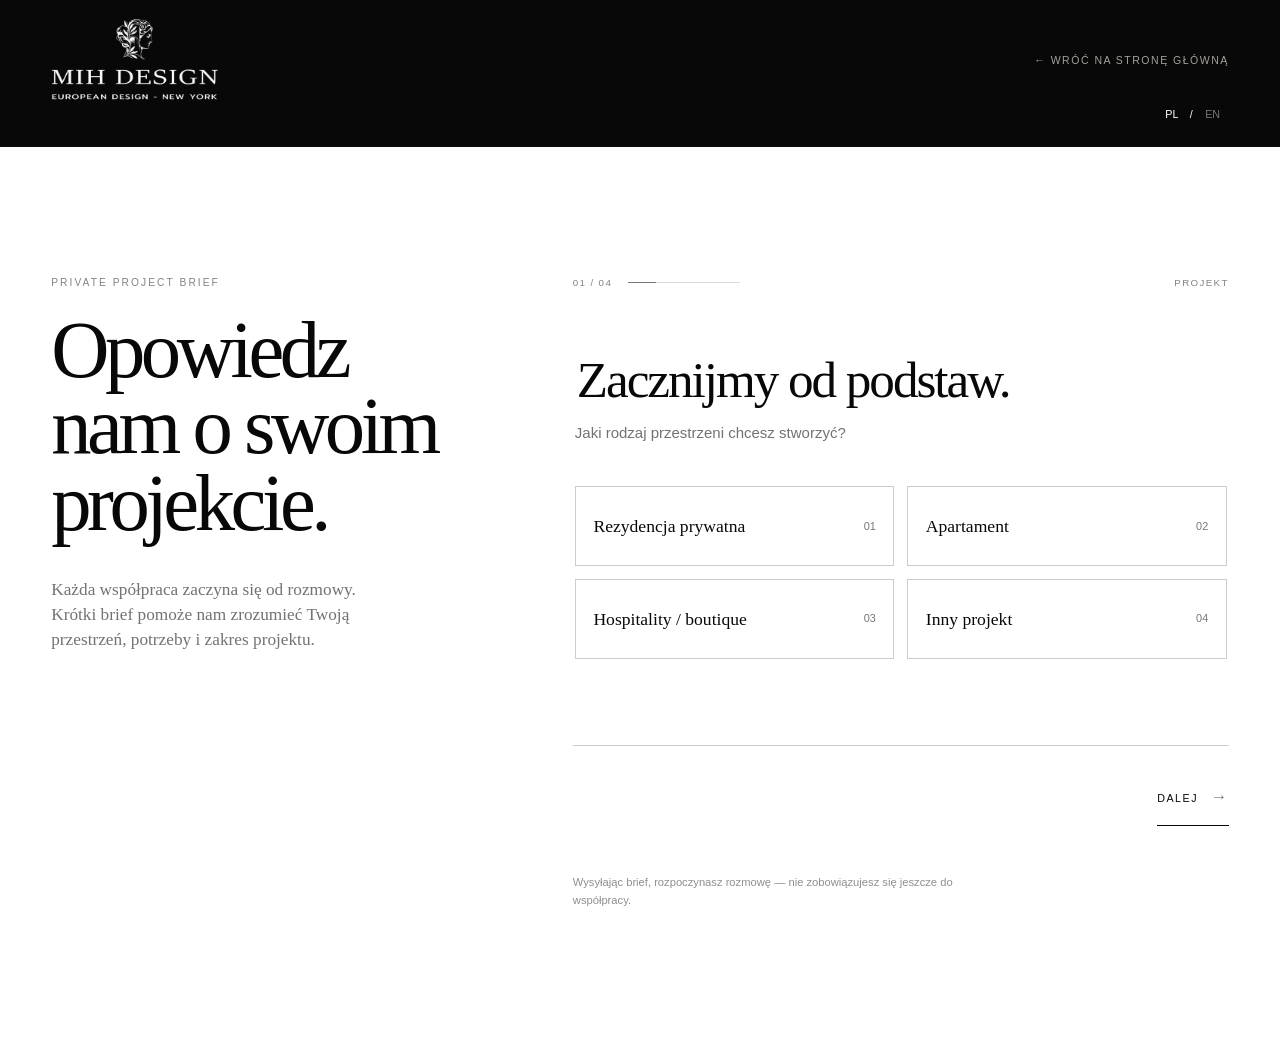
<file: brief/index.html>
<!doctype html>
<html lang="pl">
<head>
  <meta charset="UTF-8" />
  <meta name="viewport" content="width=device-width, initial-scale=1.0" />
  <meta name="description" content="Private Project Brief — opowiedz MIH Design o swoim projekcie wnętrzarskim." />
  <meta name="theme-color" content="#151411" />
  <title>Private Project Brief — MIH Design</title>
  <link rel="icon" type="image/webp" href="../assets/brand/mih-favicon.webp" />
  <link rel="preconnect" href="https://fonts.googleapis.com" />
  <link rel="preconnect" href="https://fonts.gstatic.com" crossorigin />
  <link href="https://fonts.googleapis.com/css2?family=Chiron+Sung+HK:wght@400;500;600&family=Geomini:wght@400;500&display=swap" rel="stylesheet" />
  <link rel="stylesheet" href="brief.css" />
  <style>
    html, body { width: 100%; max-width: 100%; overflow-x: hidden; }
    .brand-mark { width: clamp(8.8rem, 13vw, 12rem); height: auto; }
    .brand-mark img { display: block; width: 100%; height: auto; }
    img, svg, video { max-width: 100%; }
    .button span, .text-link span, .back-link { font-family: Arial, Helvetica, sans-serif; font-variant-emoji: text; }
    .brief-header { position: relative; z-index: 30; grid-template-columns: 1fr auto auto; }
    .brief-header .language-switch { grid-column: 2; margin-right: .25rem; }
    .brief-menu-toggle { display: none; grid-column: 3; width: 2.75rem; height: 2.75rem; align-items: center; justify-content: center; flex-direction: column; padding: .7rem; border: 0; background: transparent; color: var(--ivory); cursor: pointer; }
    .brief-menu-toggle span { display: block; width: 1.35rem; height: 1px; margin: .28rem 0; background: var(--ivory); transition: transform .3s ease; }
    .brief-mobile-menu { display: none; }
    @media (max-width: 850px) {
      .brief-header .back-link { display: none; }
      .brief-menu-toggle { display: flex; }
      .brief-menu-toggle.is-open { position: relative; z-index: 31; }
      .brief-menu-toggle.is-open span:first-child { transform: translateY(.25rem) rotate(45deg); }
      .brief-menu-toggle.is-open span:last-child { transform: translateY(-.25rem) rotate(-45deg); }
      .brief-mobile-menu { position: fixed; z-index: 25; inset: 0; display: flex; align-items: center; padding: 7rem var(--pad) 3rem; background: var(--ink); color: var(--ivory); transform: translateY(-100%); transition: transform .5s cubic-bezier(.7,0,.2,1); }
      .brief-mobile-menu.is-open { transform: none; }
      .brief-mobile-menu nav { display: flex; flex-direction: column; gap: 1.4rem; }
      .brief-mobile-menu a { font: 400 clamp(2.2rem, 9vw, 4rem)/1 var(--serif); }
      .brief-mobile-menu a:last-child { margin-top: 2rem; font: .75rem/1 var(--sans); letter-spacing: .15em; text-transform: uppercase; }
      .brief-menu-close { position: absolute; top: 1rem; right: var(--pad); display: flex; width: 2.75rem; height: 2.75rem; align-items: center; justify-content: center; border: 0; background: transparent; color: var(--ivory); cursor: pointer; }
      .brief-menu-close span { position: absolute; width: 1.35rem; height: 1px; background: var(--ivory); }
      .brief-menu-close span:first-child { transform: rotate(45deg); }
      .brief-menu-close span:last-child { transform: rotate(-45deg); }
      body.menu-open { overflow: hidden; }
    }
    @media (max-width: 767px) {
      .brief-shell, .brief-intro, .brief-form-area, .field-grid, .option-grid { min-width: 0; max-width: 100%; }
      h1, h2, h3, p, a, button, span { max-width: 100%; overflow-wrap: break-word; }
      h1, h2, h3 { text-wrap: balance; }
    }
  </style>
  <style>
    @media (max-width: 767px) {
      .brief-intro h1 { width: 100%; min-width: 0; font-size: clamp(2.6rem, 13vw, 4.8rem); line-height: .96; overflow-wrap: break-word; }
      .brief-step legend { max-width: 100%; font-size: clamp(2rem, 9.5vw, 3.4rem); line-height: .98; overflow-wrap: break-word; }
    }
    @media (max-width: 850px) { .brief-header { grid-template-columns: 1fr auto auto; } .brief-header .language-switch { grid-column: 2; } .brief-menu-toggle { grid-column: 3; } }
    @media (max-width: 360px) { .brief-intro h1 { font-size: clamp(2.15rem, 10vw, 3.2rem); text-wrap: normal; } }
  </style>
  <style>
    :root { --ink: #080808; --ivory: #ffffff; --paper: #ffffff; --stone: #777777; --line: rgba(0,0,0,.2); }
    .brief-header, .brief-mobile-menu { background: #080808; color: #ffffff; }
    .brief-intro h1 em, .button span, .text-link span, .choice b { color: #777777; }
    .choice:hover, .choice:has(input:checked) { border-color: #080808; }
    .choice:has(input:checked) { background: rgba(0,0,0,.06); }
  </style>
</head>
<body>
  <header class="brief-header">
    <a class="brand-mark" href="../index.html#top" aria-label="MIH Design — strona główna"><img src="../assets/brand/mih-logo-white.webp" alt="MIH Design" /></a>
    <a class="back-link" href="../index.html#top" data-i18n="back">← Wróć na stronę główną</a>
    <div class="language-switch" aria-label="Wybierz język"><button type="button" class="language-button is-active" data-lang="pl" aria-pressed="true">PL</button><span>/</span><button type="button" class="language-button" data-lang="en" aria-pressed="false">EN</button></div>
    <button class="brief-menu-toggle" type="button" aria-expanded="false" aria-controls="brief-mobile-menu" aria-label="Otwórz menu" data-menu-toggle><span></span><span></span></button>
  </header>
  <div class="brief-mobile-menu" id="brief-mobile-menu" aria-hidden="true" data-mobile-menu>
    <button class="brief-menu-close" type="button" aria-label="Zamknij menu" data-menu-close><span></span><span></span></button>
    <nav aria-label="Nawigacja mobilna">
      <a href="../index.html#studio" data-i18n="studio">Studio</a>
      <a href="../index.html#projects" data-i18n="projects">Projekty</a>
      <a href="../index.html#services" data-i18n="services">Usługi</a>
      <a href="../index.html#journal" data-i18n="journal">Journal</a>
      <a href="../index.html#collection" data-i18n="shop">Sklep</a>
      <a href="../brief/" data-i18n="cta">Przedstaw projekt</a>
    </nav>
  </div>
  <main class="brief-shell">
    <section class="brief-intro" aria-labelledby="brief-title"><p class="eyebrow" data-i18n="eyebrow">PRIVATE PROJECT BRIEF</p><h1 id="brief-title" data-i18n="title">Opowiedz nam<br /><em>o swoim projekcie.</em></h1><p class="intro-copy" data-i18n="intro">Każda współpraca zaczyna się od rozmowy. Krótki brief pomoże nam zrozumieć Twoją przestrzeń, potrzeby i zakres projektu.</p></section>
    <section class="brief-form-area" aria-label="Private Project Brief">
      <div class="progress-row"><span data-progress-label>01 / 04</span><span class="progress-track"><i data-progress-bar></i></span><span data-progress-name>Projekt</span></div>
      <form id="project-brief-form" novalidate>
        <fieldset class="brief-step is-active" data-step="1"><legend data-i18n="step1Title">Zacznijmy od podstaw.</legend><p class="step-copy" data-i18n="step1Copy">Jaki rodzaj przestrzeni chcesz stworzyć?</p><div class="option-grid">
          <label class="choice"><input type="radio" name="projectType" value="Private residence" required /><span data-i18n="privateResidence">Rezydencja prywatna</span><b>01</b></label><label class="choice"><input type="radio" name="projectType" value="Apartment" /><span data-i18n="apartment">Apartament</span><b>02</b></label><label class="choice"><input type="radio" name="projectType" value="Hospitality" /><span>Hospitality / boutique</span><b>03</b></label><label class="choice"><input type="radio" name="projectType" value="Other" /><span data-i18n="other">Inny projekt</span><b>04</b></label>
        </div></fieldset>
        <fieldset class="brief-step" data-step="2" hidden><legend data-i18n="step2Title">Poznajmy przestrzeń.</legend><p class="step-copy" data-i18n="step2Copy">Kilka informacji pomoże nam ocenić skalę i etap projektu.</p><div class="field-grid"><label class="field"><span data-i18n="locationLabel">Lokalizacja</span><input name="location" required placeholder="Warsaw, Spain, London…" /></label><label class="field"><span data-i18n="areaLabel">Metraż</span><select name="area" required><option value="" data-i18n="choose">Wybierz</option><option>do 100 m²</option><option>100–250 m²</option><option>250–500 m²</option><option>500+ m²</option><option data-i18n="notKnown">Jeszcze nie wiem</option></select></label><label class="field"><span data-i18n="stageLabel">Etap inwestycji</span><select name="stage" required><option value="" data-i18n="choose">Wybierz</option><option data-i18n="planning">Planowanie / zakup</option><option data-i18n="construction">W budowie</option><option data-i18n="renovation">Remont</option><option data-i18n="ready">Przestrzeń gotowa</option></select></label></div></fieldset>
        <fieldset class="brief-step" data-step="3" hidden><legend data-i18n="step3Title">Co możemy stworzyć razem?</legend><p class="step-copy" data-i18n="step3Copy">Wybierz zakres, który najlepiej opisuje Twoje potrzeby.</p><div class="option-grid"><label class="choice"><input type="checkbox" name="scope" value="Interior architecture" /><span data-i18n="scopeArchitecture">Architektura wnętrz</span><b>+</b></label><label class="choice"><input type="checkbox" name="scope" value="Interior design" /><span data-i18n="scopeDesign">Projekt wnętrz</span><b>+</b></label><label class="choice"><input type="checkbox" name="scope" value="Styling" /><span>Styling / art direction</span><b>+</b></label><label class="choice"><input type="checkbox" name="scope" value="Consultation" /><span data-i18n="scopeConsultation">Konsultacja</span><b>+</b></label></div><label class="field budget-field"><span data-i18n="budgetLabel">Orientacyjny budżet realizacji</span><select name="budget" required><option value="" data-i18n="choose">Wybierz</option><option>€50k–€100k</option><option>€100k–€250k</option><option>€250k–€500k</option><option>€500k+</option><option data-i18n="preferDiscuss">Wolę porozmawiać</option></select></label></fieldset>
        <fieldset class="brief-step" data-step="4" hidden><legend data-i18n="step4Title">Ostatni krok — poznajmy się.</legend><p class="step-copy" data-i18n="step4Copy">Zostaw kontakt i kilka zdań o tym, czego potrzebujesz.</p><div class="field-grid"><label class="field"><span data-i18n="nameLabel">Imię i nazwisko</span><input name="name" autocomplete="name" required /></label><label class="field"><span data-i18n="emailLabel">Adres e-mail</span><input name="email" type="email" autocomplete="email" required /></label><label class="field full-field"><span data-i18n="messageLabel">Opowiedz krótko o projekcie</span><textarea name="message" rows="5"></textarea></label></div></fieldset>
        <p class="form-error" role="alert" aria-live="polite"></p><div class="form-actions"><button class="button button-back" type="button" data-back hidden data-i18n="backButton">Wstecz</button><button class="button button-next" type="button" data-next data-i18n="nextButton">Dalej <span>→</span></button><button class="button button-submit" type="submit" data-submit hidden data-i18n="submitButton">Wyślij brief <span>↗</span></button></div>
      </form>
      <p class="privacy-note" data-i18n="privacy">Wysyłając brief, rozpoczynasz rozmowę — nie zobowiązujesz się jeszcze do współpracy.</p>
      <div class="success-message" data-success hidden><p class="eyebrow" data-i18n="successEyebrow">DZIĘKUJEMY</p><h2 data-i18n="successTitle">Twój brief jest gotowy.</h2><p data-i18n="successCopy">Otworzyliśmy Twoją aplikację pocztową, abyś mógł wysłać wiadomość do MIH Design.</p><a class="text-link" href="../index.html#top" data-i18n="successCta">Wróć na stronę główną <span>↗</span></a></div>
    </section>
  </main>
  <script src="brief.js"></script>
</body>
</html>
</file>
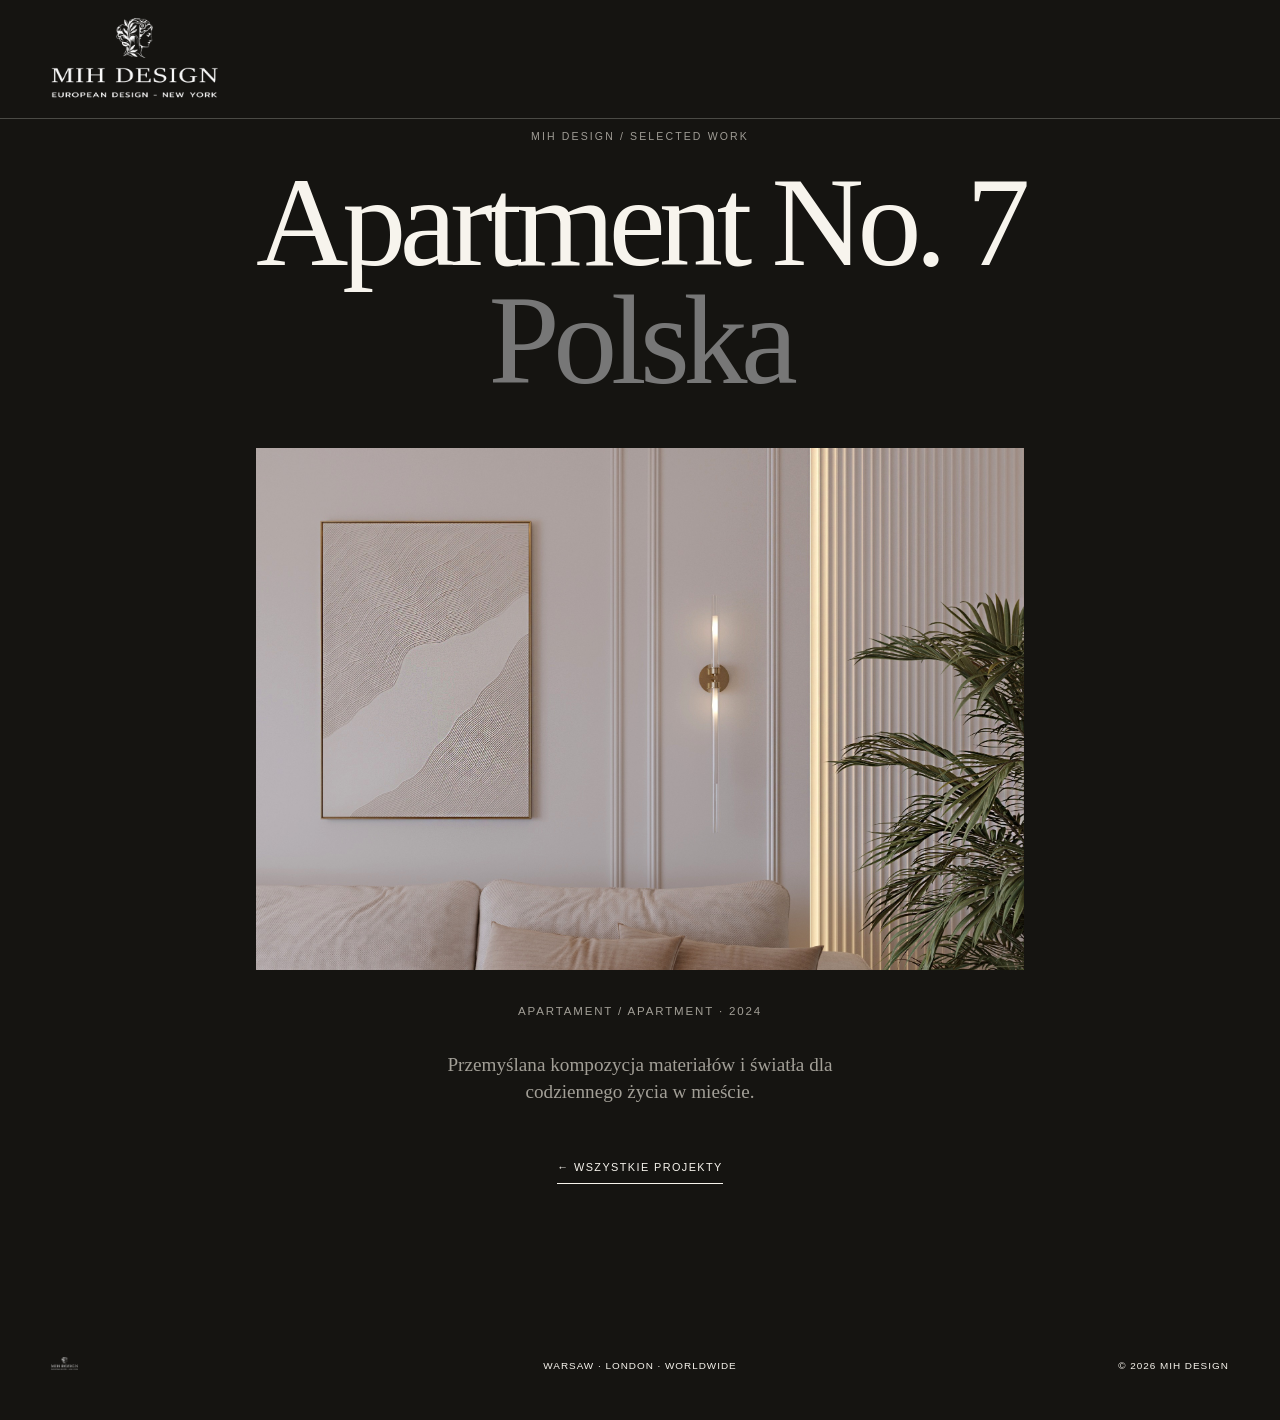
<file: projects/index.html>
<!doctype html>
<html lang="pl">
  <head>
    <meta charset="UTF-8" />
    <meta name="viewport" content="width=device-width, initial-scale=1.0" />
    <meta name="description" content="Selected project by MIH Design." />
    <title>Projekt — MIH Design</title>
    <link rel="icon" type="image/webp" href="../assets/brand/mih-favicon.webp" />
    <link rel="stylesheet" href="villa-aurora/project.css" />
    <style>
      .project-placeholder { min-height: 100svh; display: grid; place-items: center; padding: 8rem var(--pad); text-align: center; background: var(--ink); }
      .brand-mark { width: clamp(8.8rem, 13vw, 12rem); height: auto; }
      .brand-mark img { display: block; width: 100%; height: auto; }
      .project-placeholder-inner { max-width: 52rem; }
      .project-placeholder h1 { margin: 0; font: 400 clamp(3.5rem, 10vw, 9rem)/.92 var(--serif); letter-spacing: -.05em; }
      .project-placeholder h1 em { color: var(--stone); font-style: normal; }
      .project-placeholder-image { display: block; width: min(100%, 48rem); max-height: 58vh; margin: 3rem auto 2rem; object-fit: cover; aspect-ratio: 4 / 5; }
      .project-placeholder-meta { color: var(--muted); font-size: .72rem; letter-spacing: .16em; text-transform: uppercase; }
      .project-placeholder-copy { max-width: 30rem; margin: 2rem auto 3rem; color: var(--muted); font: 400 1.2rem/1.4 var(--serif); }
      .project-header .menu-toggle { display: none; }
      @media (max-width: 900px) { .project-header .menu-toggle { display: flex; } }
      @media (max-width: 600px) { .project-placeholder { padding: 7rem var(--pad) 4rem; } .project-placeholder-image { max-height: 48vh; } }
    </style>
    <style>
      .project-header { display: flex; justify-content: space-between; align-items: center; padding: 1.1rem var(--pad); border-bottom: 1px solid rgba(247,244,237,.24); }
      .project-header .header-context, .project-header .desktop-nav, .project-header .header-cta { display: none !important; }
      .project-header .brand-mark { width: clamp(8.8rem, 13vw, 12rem); height: auto; }
      .project-header .menu-toggle { display: flex; position: relative; z-index: 31; width: 2.8rem; height: 2.8rem; }
      .project-menu-language { display: flex; align-items: center; gap: .4rem; margin-top: 2rem; font-size: .68rem; letter-spacing: .16em; text-transform: uppercase; }
      .project-menu-language button { padding: .3rem 0; border: 0; background: none; color: inherit; cursor: pointer; opacity: .48; }
      .project-menu-language button.is-active { opacity: 1; }
      .project-menu-language span { opacity: .48; }
      .mobile-menu { position: fixed; z-index: 30; inset: 0; display: flex; align-items: center; padding: 7rem var(--pad) 3rem; border-top: 1px solid rgba(247,244,237,.22); background: var(--ink); transform: translateY(-100%); transition: transform .5s cubic-bezier(.7,0,.2,1); }
      .mobile-menu.is-open { transform: none; }
      :root { --ink: #151411; --ivory: #f7f4ed; --paper: #f7f4ed; --stone: #8b8174; }
      .project-placeholder, .project-footer { background: #151411; color: #f7f4ed; }
      .project-placeholder h1 em { color: #777777; }
      .project-placeholder-image { filter: none; }
      @media (min-width: 901px) {
        .header-context { grid-area: spacer; justify-self: start; color: rgba(247,244,237,.58); font-size: .58rem; letter-spacing: .2em; text-transform: uppercase; }
        .project-header { grid-template-columns: 1fr auto 1fr; grid-template-areas: "spacer logo actions" "nav nav nav"; row-gap: 1rem; }
        .project-header .brand-mark { grid-area: logo; justify-self: center; }
        .project-header .header-cta { display: none; }
        .project-header .desktop-nav { grid-area: nav; justify-content: center; padding-top: .8rem; border-top: 1px solid rgba(255,255,255,.24); }
      }
      @media (max-width: 900px) {
        .header-context { display: none; }
        .project-header { grid-template-columns: 1fr auto auto; grid-template-areas: "logo actions menu"; }
        .project-header .brand-mark { grid-area: logo; justify-self: start; }
        .project-header .menu-toggle { grid-area: menu; }
      }
    </style>
  </head>
  <body>
    <a class="skip-link" href="#content">Przejdź do treści</a>
    <header class="project-header">
      <span class="header-context" aria-hidden="true">MIH / Atelier</span>
      <a class="brand-mark" href="../index.html#top" aria-label="MIH Design — strona główna"><img src="../assets/brand/mih-logo-white.webp" alt="MIH Design" /></a>
      <nav class="desktop-nav" aria-label="Główna nawigacja"><a href="../index.html#studio">Studio</a><a href="../index.html#projects">Projekty</a><a href="../index.html#services">Usługi</a><a href="../index.html#journal">Journal</a><a href="../index.html#collection">Sklep</a></nav>
      <a class="header-cta" href="../brief/">Przedstaw projekt <span>↗</span></a>
      <button class="menu-toggle" type="button" aria-expanded="false" aria-controls="mobile-menu" aria-label="Otwórz menu" data-menu-toggle><span></span><span></span></button>
    </header>
    <div class="mobile-menu" id="mobile-menu" aria-hidden="true" data-mobile-menu>
      <button class="mobile-menu-close" type="button" aria-label="Zamknij menu" data-menu-close><span></span><span></span></button>
      <nav aria-label="Nawigacja mobilna">
        <a href="../index.html#studio">Studio</a><a href="../index.html#projects">Projekty</a><a href="../index.html#services">Usługi</a><a href="../index.html#journal">Journal</a><a href="../index.html#collection">Sklep</a><a href="../brief/">Przedstaw projekt</a><div class="project-menu-language" aria-label="Wybierz język"><button type="button" class="is-active">PL</button><span>/</span><button type="button">EN</button></div>
      </nav>
    </div>
    <main id="content"><section class="project-placeholder"><div class="project-placeholder-inner"><p class="eyebrow">MIH DESIGN / SELECTED WORK</p><h1 id="project-title">Projekt</h1><img id="project-image" class="project-placeholder-image" src="../assets/projects/villa-aurora.jpg" alt="" /><p id="project-meta" class="project-placeholder-meta"></p><p id="project-copy" class="project-placeholder-copy"></p><a class="text-link" href="../index.html#projects">← Wszystkie projekty</a></div></section></main>
    <footer class="project-footer"><div class="container footer-line"><a href="../index.html#top"><img src="../assets/brand/mih-logo-white.webp" alt="MIH Design" /></a><span>Warsaw · London · Worldwide</span><span>© 2026 MIH Design</span></div></footer>
    <script src="project-index.js"></script>
  </body>
</html>
</file>
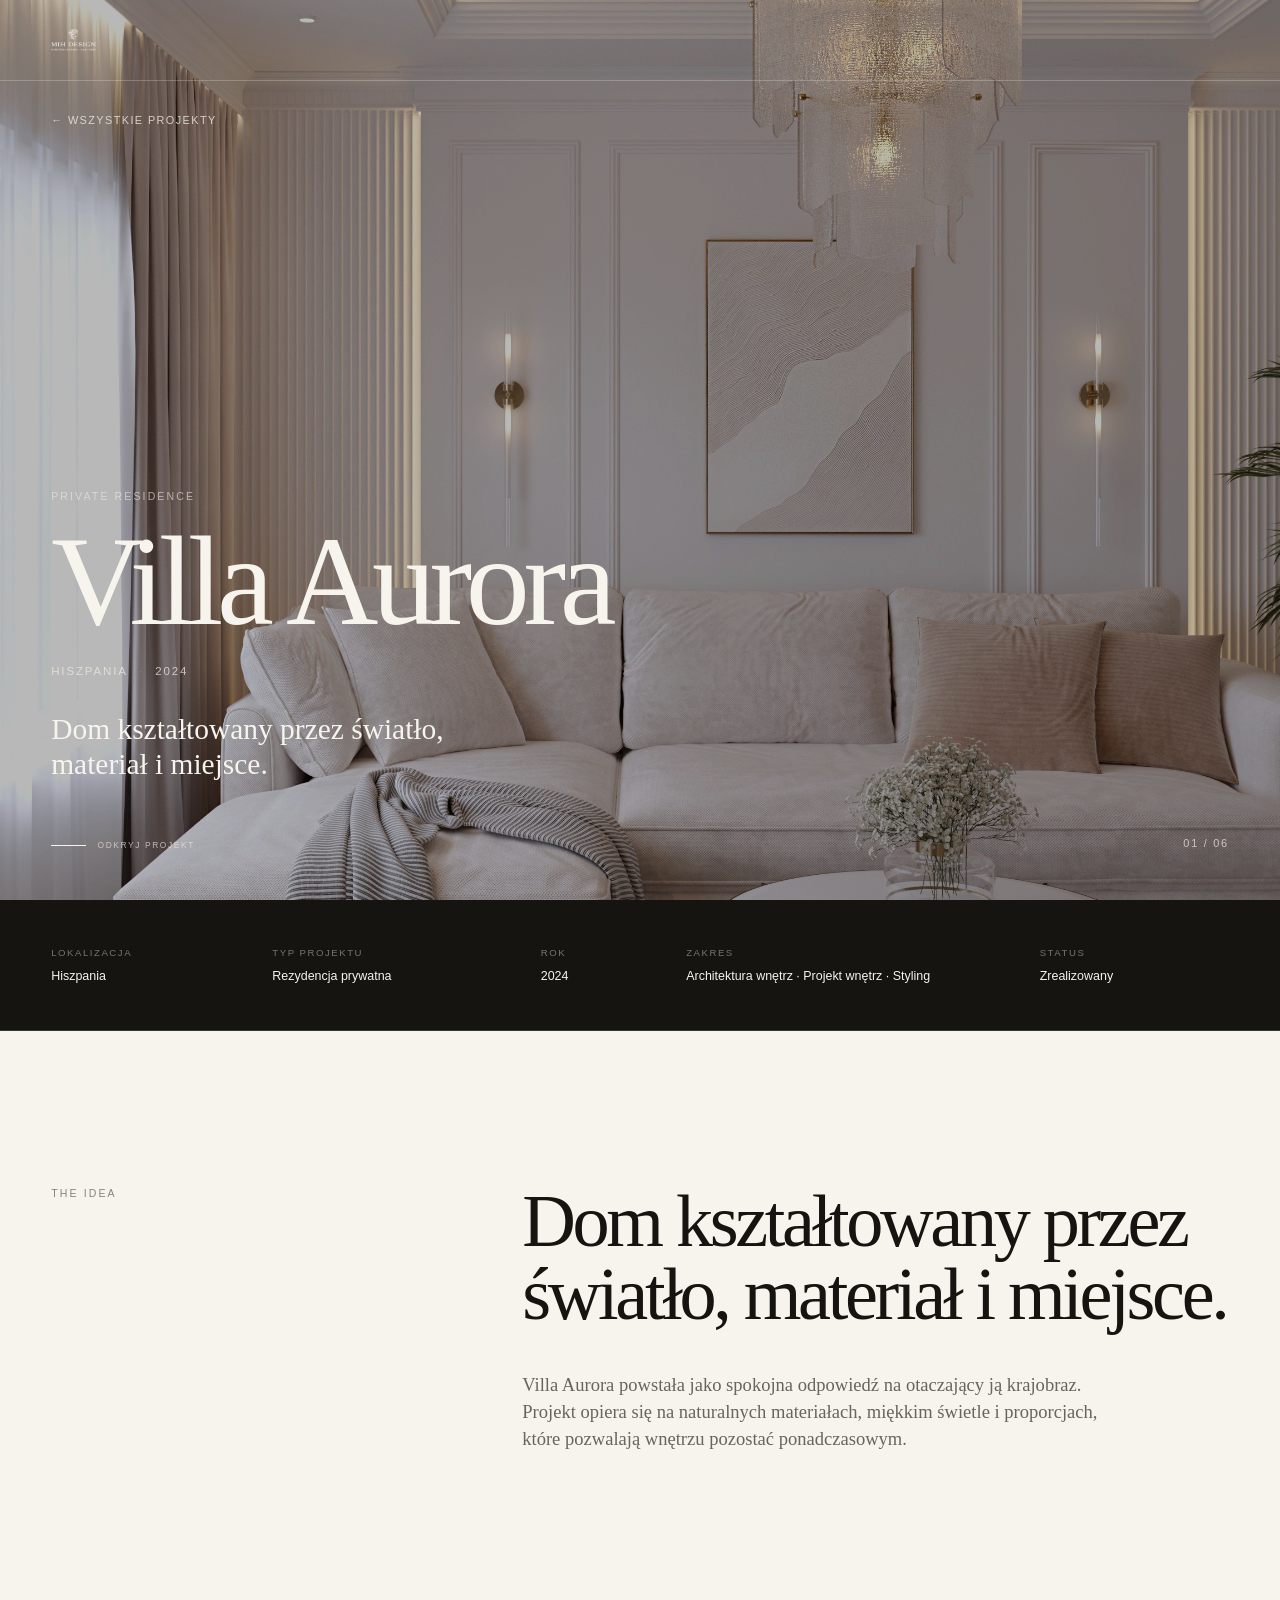
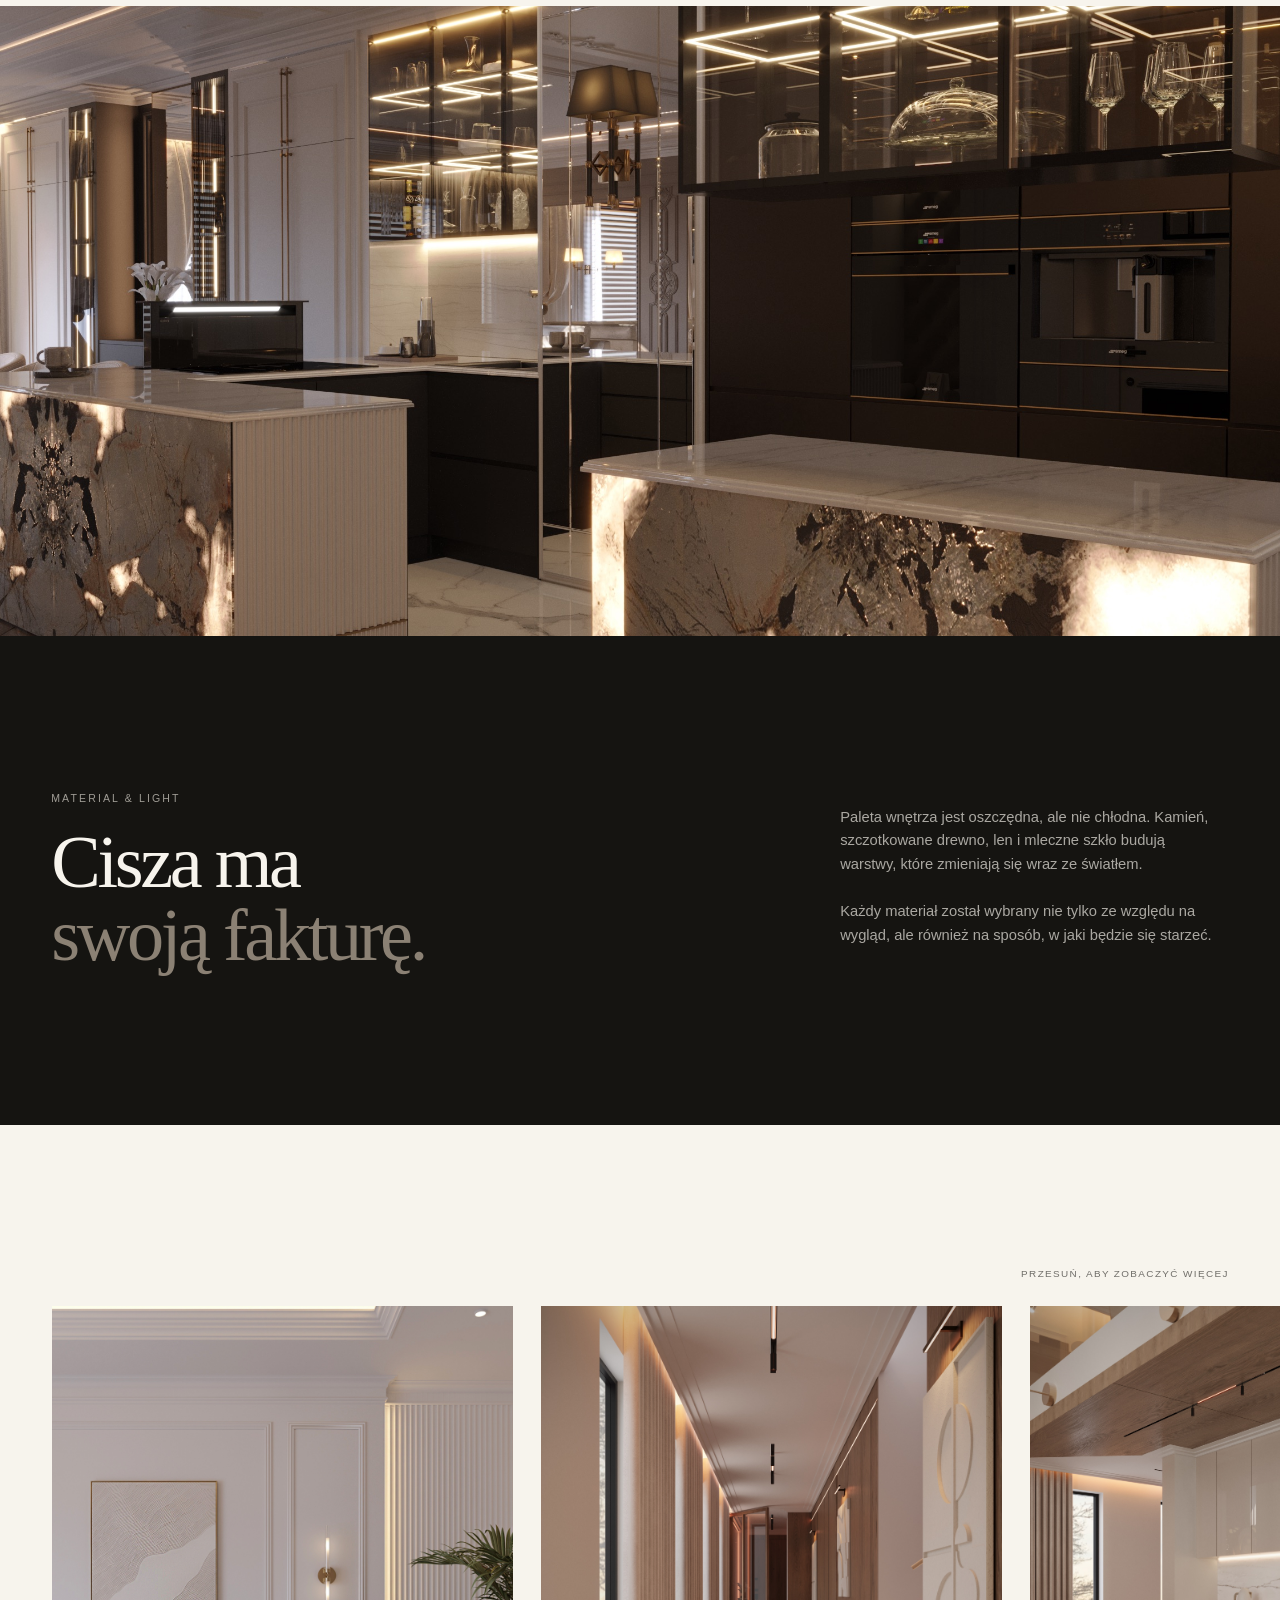
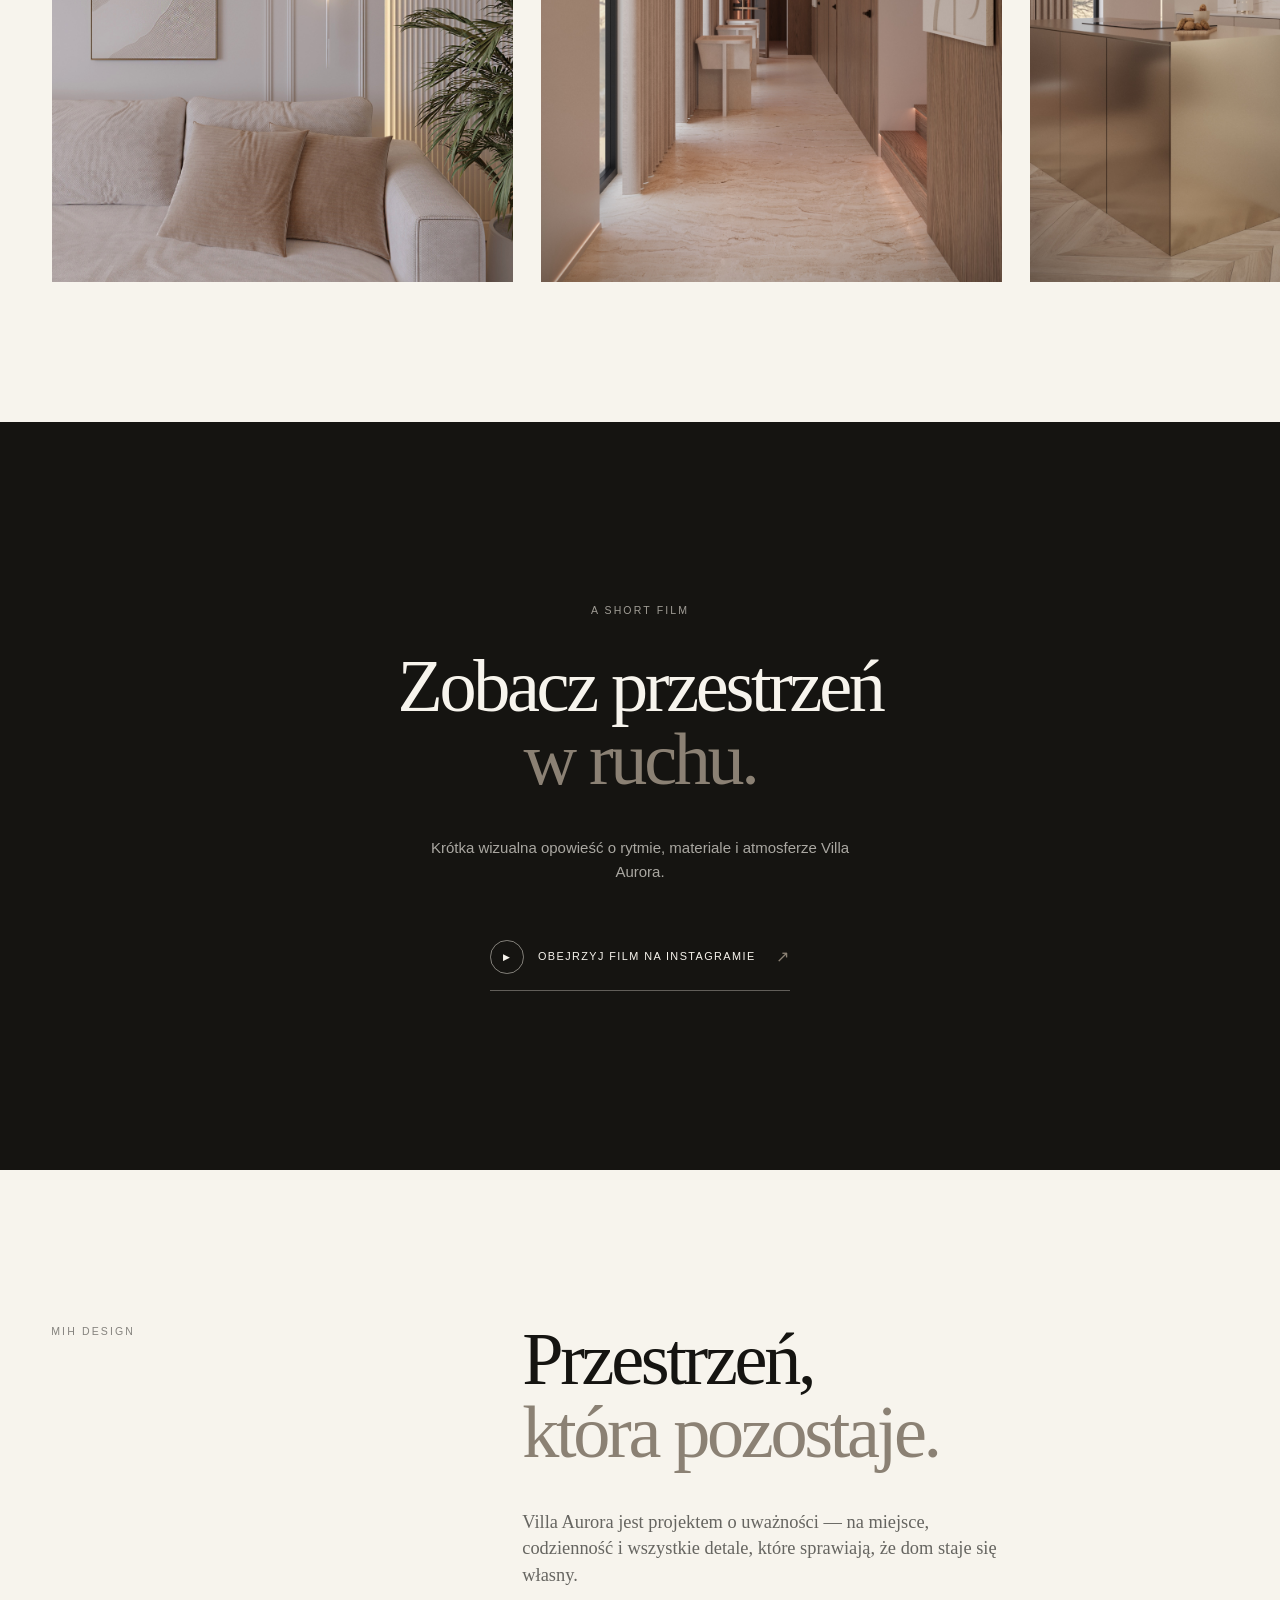
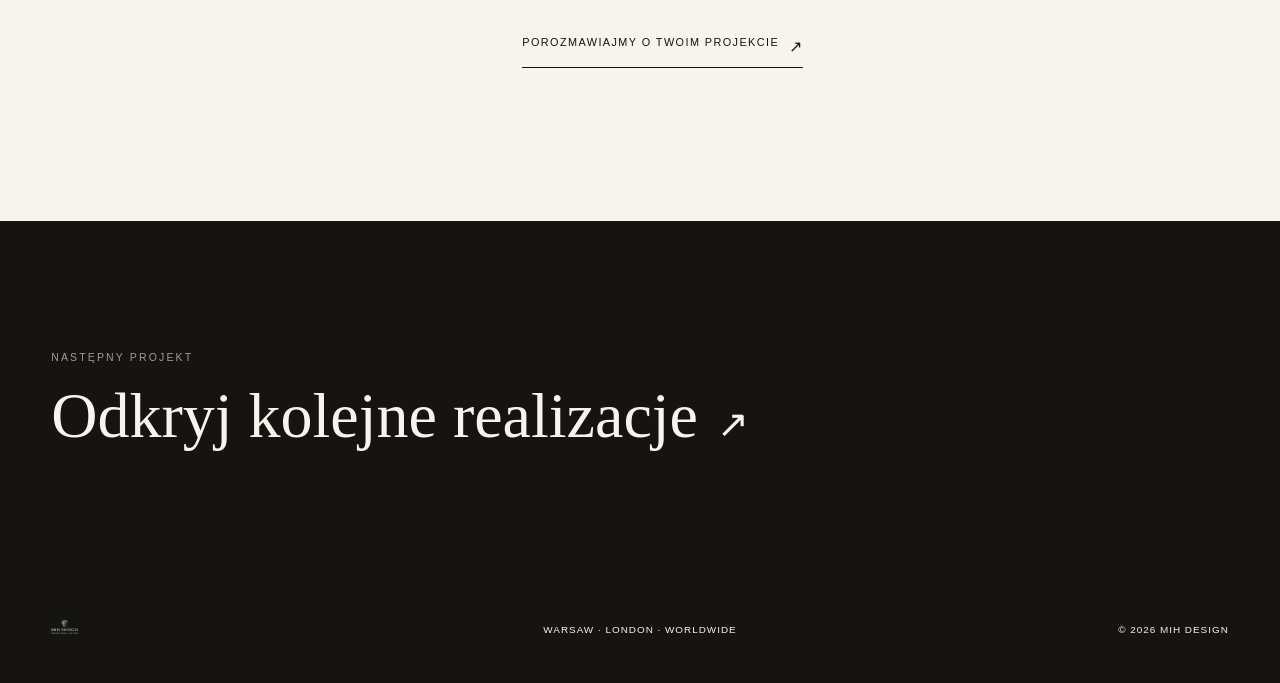
<file: projects/villa-aurora/index.html>
<!doctype html>
<html lang="pl">
  <head>
    <meta charset="UTF-8" />
    <meta name="viewport" content="width=device-width, initial-scale=1.0" />
    <meta name="description" content="Villa Aurora — a private residence by MIH Design, shaped by light, material and place." />
    <meta name="theme-color" content="#151411" />
    <title>Villa Aurora — MIH Design</title>
    <link rel="icon" type="image/webp" href="../../assets/brand/mih-favicon.webp" />
    <link rel="preconnect" href="https://fonts.googleapis.com" />
    <link rel="preconnect" href="https://fonts.gstatic.com" crossorigin />
    <link href="https://fonts.googleapis.com/css2?family=Chiron+Sung+HK:wght@400;500;600&family=Geomini:wght@400;500&display=swap" rel="stylesheet" />
    <link rel="stylesheet" href="project.css" />
    <style>
      /* The gallery stays deliberately quiet: one consistent image rhythm. */
      .gallery-grid { display: flex; flex-direction: row; gap: clamp(1rem, 2.2vw, 2.2rem); overflow-x: auto; overflow-y: hidden; margin-right: calc(var(--pad) * -1); padding-right: var(--pad); scroll-snap-type: x mandatory; scrollbar-width: none; -webkit-overflow-scrolling: touch; align-items: start; scroll-behavior: smooth; }
      .gallery-grid::-webkit-scrollbar { display: none; }
      .gallery-image, .gallery-image-wide, .gallery-image-tall, .gallery-image-detail { width: 100%; height: auto; max-height: none; margin: 0; aspect-ratio: 4 / 5; }
      .gallery-image, .gallery-image-wide, .gallery-image-tall, .gallery-image-detail { flex: 0 0 clamp(22rem, 36vw, 32rem); scroll-snap-align: start; }
      .gallery-image img { width: 100%; height: 100%; object-fit: cover; }
      .gallery-scroll-hint { display: flex; align-items: center; justify-content: flex-end; gap: .75rem; margin: 0 0 1.5rem; color: rgba(21,20,17,.6); font-size: .62rem; letter-spacing: .14em; text-transform: uppercase; }
      .gallery-scroll-hint b { display: inline-flex; width: 2.15rem; height: 1.5rem; align-items: center; justify-content: center; border: 1px solid currentColor; font-size: 1rem; font-weight: 400; line-height: 1; }
      .header-cta span, .text-link span, .film-link b, .gallery-scroll-hint b, .play-icon { font-family: Arial, Helvetica, sans-serif; font-variant-emoji: text; }
      @media (max-width: 600px) {
        .gallery-grid { flex-direction: row; gap: 0 1rem; }
        .gallery-image, .gallery-image-wide, .gallery-image-tall, .gallery-image-detail { flex: 0 0 78vw; max-width: 320px; aspect-ratio: 4 / 5; scroll-snap-align: start; }
      }
    </style>
    <style>
      html, body { width: 100%; max-width: 100%; overflow-x: hidden; }
      .brand-mark { width: clamp(8.8rem, 13vw, 12rem); height: auto; }
      .brand-mark img { display: block; width: 100%; height: auto; }
      img, svg, video { max-width: 100%; }
      @media (max-width: 767px) {
        .container, .project-hero, .project-facts, .idea, .material-story, .project-gallery, .project-film, .project-credits { min-width: 0; max-width: 100%; }
        h1, h2, h3, p, a, span { max-width: 100%; overflow-wrap: break-word; }
        h1, h2, h3 { text-wrap: balance; }
      }
    </style>
      <style>
        .project-header { display: flex; justify-content: space-between; align-items: center; padding: 1.1rem var(--pad); border-bottom: 1px solid rgba(247,244,237,.24); }
        .project-header .header-context, .project-header .desktop-nav, .project-header .header-actions, .project-header .header-cta { display: none !important; }
        .project-header .brand-mark { width: 2.8rem; height: auto; }
        .project-header .menu-toggle { display: flex; position: relative; z-index: 31; width: 2.8rem; height: 2.8rem; }
        .project-menu-language { display: flex; align-items: center; gap: .4rem; margin-top: 2rem; font-size: .68rem; letter-spacing: .16em; text-transform: uppercase; }
        .project-menu-language button { padding: .3rem 0; border: 0; background: none; color: inherit; cursor: pointer; opacity: .48; }
        .project-menu-language button.is-active { opacity: 1; }
        .project-menu-language span { opacity: .48; }
        .mobile-menu { position: fixed; z-index: 30; inset: 0; display: flex; align-items: center; padding: 7rem var(--pad) 3rem; border-top: 1px solid rgba(247,244,237,.22); background: var(--ink); transform: translateY(-100%); transition: transform .5s cubic-bezier(.7,0,.2,1); }
        .mobile-menu.is-open { transform: none; }
        @media (max-width: 767px) {
        .hero-title-block h1 { width: 100%; font-size: clamp(3.2rem, 15vw, 5.6rem); line-height: .92; }
        .idea h2, .material-copy h2, .project-film h2, .credits-grid h2 { width: 100%; min-width: 0; font-size: clamp(2.15rem, 10.5vw, 4rem); line-height: .98; overflow-wrap: break-word; }
        .hero-statement, .idea-copy p, .material-text, .film-inner > p, .credits-grid p { max-width: 100%; min-width: 0; }
      }
      .next-project { padding-block: clamp(5rem, 10vw, 9rem); }
      .next-project-inner { display: flex; flex-direction: column; align-items: flex-start; }
      .next-project-link { display: inline-flex; align-items: baseline; gap: 1.2rem; color: var(--ivory); font-family: var(--serif); font-size: clamp(2rem, 5vw, 5rem); line-height: .98; }
      .next-project-link b { font-family: Arial, Helvetica, sans-serif; font-size: .6em; font-weight: 400; }
    </style>
      <style>
        :root { --ink: #151411; --ivory: #f7f4ed; --paper: #f7f4ed; --stone: #8b8174; --muted: rgba(247,244,237,.66); }
        .section-ivory { background: #f7f4ed; color: #151411; }
        .section-dark, .project-footer { background: #151411; color: #f7f4ed; }
        .hero-shade { background: rgba(0,0,0,.28); }
        .project-hero > img, .project-full-image img, .gallery-image img { filter: none; }
        .material-copy h2 em, .project-film h2 em, .credits-grid h2 em, .hero-meta i, .film-link b { color: #8b8174; }
        .idea-copy p, .credits-grid p:not(.eyebrow) { color: rgba(21,20,17,.64); }
        @media (min-width: 901px) {
          .header-context { grid-area: spacer; justify-self: start; color: rgba(247,244,237,.58); font-size: .58rem; letter-spacing: .2em; text-transform: uppercase; }
          .project-header { grid-template-columns: 1fr auto 1fr; grid-template-areas: "spacer logo actions" "nav nav nav"; row-gap: 1rem; padding-top: 1.1rem; }
          .project-header .brand-mark { grid-area: logo; justify-self: center; }
          .project-header .desktop-nav { grid-area: nav; justify-content: center; padding-top: .8rem; border-top: 1px solid rgba(255,255,255,.24); }
          .project-header .header-actions { grid-area: actions; justify-self: end; }
          .project-header .header-cta { display: none; }
        }
        @media (max-width: 900px) {
          .header-context { display: none; }
          .project-header { grid-template-columns: 1fr auto auto; grid-template-areas: "logo actions menu"; }
          .project-header .brand-mark { grid-area: logo; justify-self: start; }
          .project-header .header-actions { grid-area: actions; }
          .project-header .menu-toggle { grid-area: menu; }
        }
      </style>
  </head>
  <body>
    <a class="skip-link" href="#content" data-i18n="skip">Przejdź do treści</a>

    <header class="project-header" data-header>
      <span class="header-context" aria-hidden="true">MIH / Atelier</span>
      <a class="brand-mark" href="../../index.html#top" aria-label="MIH Design — strona główna"><img src="../../assets/brand/mih-logo-white.webp" alt="MIH Design" /></a>
      <nav class="desktop-nav" aria-label="Główna nawigacja">
        <a href="../../index.html#studio" data-i18n="studio">Studio</a>
        <a href="../../index.html#projects" data-i18n="projects">Projekty</a>
        <a href="../../index.html#services" data-i18n="services">Usługi</a>
        <a href="../../index.html#journal" data-i18n="journal">Journal</a>
        <a href="../../index.html#collection" data-i18n="shop">Sklep</a>
      </nav>
      <div class="header-actions">
        <div class="language-switch" aria-label="Wybierz język">
          <button type="button" class="language-button is-active" data-lang="pl" aria-pressed="true">PL</button><span>/</span><button type="button" class="language-button" data-lang="en" aria-pressed="false">EN</button>
        </div>
        <a class="header-cta" href="../../brief/" data-i18n="cta">Przedstaw projekt <span>↗</span></a>
      </div>
      <button class="menu-toggle" type="button" aria-expanded="false" aria-controls="mobile-menu" aria-label="Otwórz menu" data-menu-toggle><span></span><span></span></button>
    </header>

    <div class="mobile-menu" id="mobile-menu" aria-hidden="true" data-mobile-menu>
      <button class="mobile-menu-close" type="button" aria-label="Zamknij menu" data-menu-close><span></span><span></span></button>
      <nav aria-label="Nawigacja mobilna">
        <a href="../../index.html#studio" data-i18n="studio">Studio</a>
        <a href="../../index.html#projects" data-i18n="projects">Projekty</a>
        <a href="../../index.html#services" data-i18n="services">Usługi</a>
        <a href="../../index.html#journal" data-i18n="journal">Journal</a>
        <a href="../../index.html#collection" data-i18n="shop">Sklep</a>
        <a href="../../brief/" data-i18n="cta">Przedstaw projekt</a>
        <div class="project-menu-language" aria-label="Wybierz język"><button type="button" class="is-active" data-lang="pl" aria-pressed="true">PL</button><span>/</span><button type="button" data-lang="en" aria-pressed="false">EN</button></div>
      </nav>
    </div>

    <main id="content">
      <section class="project-hero">
        <img src="../../assets/projects/villa-aurora.jpg" alt="Salon Villa Aurora z jasnym wnętrzem, miękkim światłem i naturalnymi materiałami" />
        <div class="hero-shade"></div>
        <div class="hero-content">
          <a class="back-link" href="../../index.html#projects" data-i18n="back">← Wszystkie projekty</a>
          <div class="hero-title-block">
            <p class="eyebrow" data-i18n="heroEyebrow">PRIVATE RESIDENCE</p>
            <h1>Villa Aurora</h1>
            <p class="hero-meta"><span data-i18n="location">Hiszpania</span><i>·</i><span>2024</span></p>
            <p class="hero-statement" data-i18n="heroStatement">Dom kształtowany przez światło, materiał i miejsce.</p>
          </div>
          <a class="scroll-link" href="#idea" aria-label="Przejdź do idei projektu"><span></span><small data-i18n="scroll">Odkryj projekt</small></a>
          <span class="project-number">01 / 06</span>
        </div>
      </section>

      <section class="project-facts section-dark" aria-label="Informacje o projekcie">
        <div class="facts-inner">
          <div><span data-i18n="factLocation">Lokalizacja</span><strong data-i18n="location">Hiszpania</strong></div>
          <div><span data-i18n="factType">Typ projektu</span><strong data-i18n="type">Rezydencja prywatna</strong></div>
          <div><span data-i18n="factYear">Rok</span><strong>2024</strong></div>
          <div><span data-i18n="factScope">Zakres</span><strong data-i18n="scope">Architektura wnętrz · Projekt wnętrz · Styling</strong></div>
          <div><span data-i18n="factStatus">Status</span><strong data-i18n="status">Zrealizowany</strong></div>
        </div>
      </section>

      <section class="idea section-ivory" id="idea">
        <div class="container idea-grid">
          <p class="eyebrow eyebrow-dark" data-i18n="ideaEyebrow">THE IDEA</p>
          <div class="idea-copy">
            <h2 data-i18n="ideaTitle">Dom kształtowany przez światło, materiał i miejsce.</h2>
            <p data-i18n="ideaCopy">Villa Aurora powstała jako spokojna odpowiedź na otaczający ją krajobraz. Projekt opiera się na naturalnych materiałach, miękkim świetle i proporcjach, które pozwalają wnętrzu pozostać ponadczasowym.</p>
          </div>
        </div>
      </section>

      <figure class="project-full-image reveal"><img src="../../assets/projects/detail-kitchen.jpg" alt="Kuchnia Villa Aurora z kamiennym blatem i drewnianą podłogą" loading="lazy" /></figure>

      <section class="material-story section-dark">
        <div class="container material-grid">
          <div class="material-copy reveal"><p class="eyebrow" data-i18n="materialEyebrow">MATERIAL &amp; LIGHT</p><h2 data-i18n="materialTitle">Cisza ma<br /><em>swoją fakturę.</em></h2></div>
          <div class="material-text reveal"><p data-i18n="materialCopy">Paleta wnętrza jest oszczędna, ale nie chłodna. Kamień, szczotkowane drewno, len i mleczne szkło budują warstwy, które zmieniają się wraz ze światłem.</p><p data-i18n="materialNote">Każdy materiał został wybrany nie tylko ze względu na wygląd, ale również na sposób, w jaki będzie się starzeć.</p></div>
        </div>
      </section>

      <section class="project-gallery section-ivory" aria-label="Galeria projektu">
        <div class="container">
          <p class="gallery-scroll-hint" data-i18n="galleryHint"><span>Przesuń, aby zobaczyć więcej</span><b aria-hidden="true">→</b></p>
          <div class="gallery-grid" data-gallery-grid>
          <figure class="gallery-image gallery-image-wide reveal"><img src="../../assets/projects/apartment-no-7.jpg" alt="Detal salonu z miękkimi tkaninami i światłem" loading="lazy" /></figure>
          <figure class="gallery-image gallery-image-tall reveal"><img src="../../assets/projects/casa-lume.jpg" alt="Korytarz z naturalnym kamieniem i drewnem" loading="lazy" /></figure>
          <figure class="gallery-image gallery-image-wide reveal"><img src="../../assets/projects/townhouse-london.jpg" alt="Kuchnia z jasnym kamieniem i drewnianą wyspą" loading="lazy" /></figure>
          <figure class="gallery-image gallery-image-detail reveal"><img src="../../assets/projects/casa-alba.jpg" alt="Schody i miękkie światło we wnętrzu" loading="lazy" /></figure>
          </div>
        </div>
      </section>

      <section class="project-film section-dark">
        <div class="container film-inner">
          <p class="eyebrow" data-i18n="filmEyebrow">A SHORT FILM</p>
          <h2 data-i18n="filmTitle">Zobacz przestrzeń<br /><em>w ruchu.</em></h2>
          <p data-i18n="filmCopy">Krótka wizualna opowieść o rytmie, materiale i atmosferze Villa Aurora.</p>
          <a class="film-link" href="https://www.instagram.com/mihdesign_interiors/" target="_blank" rel="noopener noreferrer"><span class="play-icon">▶</span><span data-i18n="filmCta">Obejrzyj film na Instagramie</span><b>↗</b></a>
        </div>
      </section>

      <section class="project-credits section-ivory">
        <div class="container credits-grid">
          <p class="eyebrow eyebrow-dark" data-i18n="creditsEyebrow">MIH DESIGN</p>
          <div><h2 data-i18n="creditsTitle">Przestrzeń,<br /><em>która pozostaje.</em></h2><p data-i18n="creditsCopy">Villa Aurora jest projektem o uważności — na miejsce, codzienność i wszystkie detale, które sprawiają, że dom staje się własny.</p><a class="text-link" href="../../brief/" data-i18n="creditsCta">Porozmawiajmy o Twoim projekcie <span>↗</span></a></div>
        </div>
      </section>

      <section class="next-project section-dark" aria-label="Następny projekt">
        <div class="container next-project-inner">
          <p class="eyebrow" data-i18n="nextEyebrow">NEXT PROJECT</p>
          <a class="next-project-link" href="../index.html#projects"><span data-i18n="nextTitle">Odkryj kolejne realizacje</span><b aria-hidden="true">↗</b></a>
        </div>
      </section>
    </main>

    <footer class="project-footer"><div class="container footer-line"><a href="../../index.html#top"><img src="../../assets/brand/mih-logo-white.webp" alt="MIH Design" /></a><span>Warsaw · London · Worldwide</span><span>© 2026 MIH Design</span></div></footer>
    <script src="project.js"></script>
  </body>
</html>
</file>
<file: brief/brief.css>
:root{--ink:#151411;--ivory:#eee9df;--paper:#e7e0d5;--stone:#a57e36;--line:rgba(21,20,17,.18);--serif:"Chiron Sung HK",Georgia,serif;--sans:"Geomini",Arial,sans-serif;--pad:clamp(1.2rem,4vw,4.5rem);--max:1180px}*{box-sizing:border-box}body{margin:0;background:var(--paper);color:var(--ink);font:15px/1.55 var(--sans);overflow-x:hidden}button,input,select,textarea{font:inherit}button{color:inherit}a{color:inherit;text-decoration:none}.brief-header{display:grid;grid-template-columns:1fr auto 1fr;align-items:center;padding:1.2rem var(--pad);background:var(--ink);color:var(--ivory)}.brand-mark{display:flex;width:2.2rem;height:2.8rem;align-items:center}.brand-mark img{width:auto;height:2.55rem}.back-link{justify-self:center;color:rgba(238,233,223,.68);font-size:.66rem;letter-spacing:.14em;text-transform:uppercase}.language-switch{display:flex;justify-self:end;gap:.4rem;align-items:center;font-size:.67rem;letter-spacing:.12em}.language-button{padding:.3rem;border:0;background:none;color:inherit;cursor:pointer;font-size:.67rem;opacity:.45}.language-button.is-active{opacity:1}.brief-shell{display:grid;grid-template-columns:minmax(18rem,.75fr) minmax(28rem,1.25fr);gap:clamp(4rem,10vw,10rem);width:min(calc(100% - 2 * var(--pad)),var(--max));min-height:calc(100svh - 5.2rem);margin:auto;padding:clamp(5rem,10vw,9rem) 0}.brief-intro{position:sticky;top:3rem;align-self:start}.eyebrow{margin:0 0 1.3rem;color:rgba(21,20,17,.53);font-size:.64rem;letter-spacing:.2em;text-transform:uppercase}.brief-intro h1{margin:0;font:400 clamp(3.2rem,6.3vw,6.8rem)/.95 var(--serif);letter-spacing:-.055em}.brief-intro h1 em{color:var(--stone);font-style:normal}.intro-copy{max-width:22rem;margin:2.2rem 0 0;color:rgba(21,20,17,.6);font:400 1.08rem/1.45 var(--serif)}.progress-row{display:flex;align-items:center;gap:1rem;margin-bottom:4rem;color:rgba(21,20,17,.53);font-size:.61rem;letter-spacing:.14em;text-transform:uppercase}.progress-track{width:7rem;height:1px;background:rgba(21,20,17,.16)}.progress-track i{display:block;width:25%;height:1px;background:var(--stone);transition:width .4s ease}.progress-row span:last-child{margin-left:auto}.brief-step{padding:0;border:0}.brief-step legend{margin:0;font:400 clamp(2.1rem,4vw,4rem)/1 var(--serif);letter-spacing:-.04em}.step-copy{margin:1rem 0 2.6rem;color:rgba(21,20,17,.6)}.option-grid{display:grid;grid-template-columns:1fr 1fr;gap:.8rem}.choice{position:relative;display:flex;min-height:5rem;align-items:center;justify-content:space-between;gap:1rem;padding:1rem 1.1rem;border:1px solid var(--line);cursor:pointer;transition:background .3s ease,border-color .3s ease}.choice:hover,.choice:has(input:checked){border-color:var(--stone)}.choice:has(input:checked){background:rgba(165,126,54,.09)}.choice input{position:absolute;width:1px;height:1px;opacity:0}.choice span{font:400 1.1rem/1.15 var(--serif)}.choice b{color:var(--stone);font-size:.68rem;font-weight:400}.field-grid{display:grid;grid-template-columns:1fr 1fr;gap:2rem 1.2rem}.field{display:flex;flex-direction:column;gap:.7rem}.field span{color:rgba(21,20,17,.55);font-size:.62rem;letter-spacing:.14em;text-transform:uppercase}.field input,.field select,.field textarea{width:100%;padding:.75rem 0;border:0;border-bottom:1px solid var(--line);border-radius:0;outline:0;background:transparent;color:var(--ink)}.field input:focus,.field select:focus,.field textarea:focus{border-color:var(--stone);box-shadow:0 1px 0 var(--stone)}.field select{appearance:none;background:linear-gradient(45deg,transparent 50%,var(--ink) 50%) calc(100% - 7px) 52%/7px 7px no-repeat,linear-gradient(135deg,var(--ink) 50%,transparent 50%) 100% 52%/7px 7px no-repeat}.budget-field{max-width:calc(50% - .6rem);margin-top:2rem}.full-field{grid-column:1/-1}.form-error{min-height:1.4rem;margin:2rem 0 0;color:#8b4a3e;font-size:.76rem}.form-actions{display:flex;justify-content:space-between;margin-top:2rem;padding-top:1.5rem;border-top:1px solid var(--line)}.button{padding:.95rem 0;border:0;border-bottom:1px solid currentColor;background:transparent;cursor:pointer;font-size:.67rem;letter-spacing:.14em;text-transform:uppercase}.button-next,.button-submit{margin-left:auto}.button-back{color:rgba(21,20,17,.5)}.button span{margin-left:.55rem;color:var(--stone);font-size:1rem}.privacy-note{max-width:26rem;margin:3rem 0 0;color:rgba(21,20,17,.48);font-size:.7rem}.success-message h2{margin:0;font:400 clamp(2.5rem,5vw,5rem)/1 var(--serif);letter-spacing:-.045em}.success-message>p:not(.eyebrow){max-width:26rem;color:rgba(21,20,17,.62)}.text-link{display:inline-flex;gap:.6rem;padding-bottom:.4rem;border-bottom:1px solid currentColor;font-size:.67rem;letter-spacing:.12em;text-transform:uppercase}.text-link span{color:var(--stone);font-size:1rem}@media(max-width:850px){.brief-shell{display:block;padding:5.5rem 0}.brief-intro{position:static;margin-bottom:5rem}.brief-form-area{max-width:42rem}}@media(max-width:560px){.brief-header{grid-template-columns:1fr auto}.back-link{display:none}.brief-shell{width:min(calc(100% - 2 * var(--pad)),var(--max));padding:4.5rem 0}.brief-intro{margin-bottom:4rem}.intro-copy{font-size:1rem}.option-grid,.field-grid{grid-template-columns:1fr}.budget-field{max-width:none}.brief-step legend{font-size:2.4rem}.progress-row{gap:.7rem;font-size:.56rem}.progress-track{width:4rem}.form-actions{margin-top:1rem}}
</file>
<file: projects/villa-aurora/project.css>
:root{--ink:#151411;--ivory:#eee9df;--paper:#e8e1d5;--stone:#a57e36;--muted:rgba(238,233,223,.65);--serif:"Chiron Sung HK",Georgia,serif;--sans:"Geomini",Arial,sans-serif;--pad:clamp(1.2rem,4vw,4.5rem);--max:1440px}*{box-sizing:border-box}html{scroll-behavior:smooth}body{margin:0;background:var(--ink);color:var(--ivory);font:15px/1.6 var(--sans);overflow-x:hidden}a{color:inherit;text-decoration:none}button{font:inherit}.container{width:min(calc(100% - 2 * var(--pad)),var(--max));margin-inline:auto}.section-dark{background:var(--ink);color:var(--ivory)}.section-ivory{background:var(--ivory);color:var(--ink)}.skip-link{position:fixed;z-index:100;top:-4rem;left:1rem;padding:.75rem 1rem;background:var(--ivory);color:var(--ink)}.skip-link:focus{top:1rem}.project-header{position:fixed;z-index:30;top:0;left:0;display:grid;width:100%;grid-template-columns:1fr auto 1fr;align-items:center;padding:1.2rem var(--pad);color:var(--ivory);transition:background .4s ease,backdrop-filter .4s ease}.project-header.is-scrolled{background:rgba(21,20,17,.84);backdrop-filter:blur(14px)}.brand-mark{display:flex;width:2.25rem;height:2.8rem;align-items:center}.brand-mark img{display:block;width:auto;height:2.65rem}.desktop-nav{display:flex;gap:clamp(1rem,2.2vw,2.8rem);font-size:.68rem;letter-spacing:.13em;text-transform:uppercase}.desktop-nav a,.header-cta{transition:opacity .3s ease}.desktop-nav a:hover,.header-cta:hover{opacity:.55}.header-actions{display:flex;justify-self:end;align-items:center;gap:1.5rem;font-size:.68rem;letter-spacing:.11em;text-transform:uppercase}.language-switch{display:flex;gap:.4rem;align-items:center}.language-button{padding:.3rem;border:0;background:none;color:inherit;cursor:pointer;font-size:.68rem;opacity:.45}.language-button.is-active{opacity:1}.header-cta{padding-bottom:.3rem;border-bottom:1px solid rgba(238,233,223,.4)}.header-cta span{margin-left:.3rem;font-size:1rem}.menu-toggle{display:none;border:0;background:transparent;color:var(--ivory);cursor:pointer}.mobile-menu{display:none}.project-hero{position:relative;height:max(760px,100svh);min-height:680px;overflow:hidden}.project-hero>img{display:block;width:100%;height:100%;object-fit:cover;object-position:center}.hero-shade{position:absolute;inset:0;background:linear-gradient(90deg,rgba(10,9,7,.7),rgba(10,9,7,.12) 72%),linear-gradient(0deg,rgba(10,9,7,.72),transparent 58%)}.hero-content{position:absolute;inset:0;display:flex;flex-direction:column;padding:7rem var(--pad) 3rem}.back-link{width:max-content;margin-bottom:auto;color:rgba(238,233,223,.82);font-size:.68rem;letter-spacing:.13em;text-transform:uppercase}.hero-title-block{max-width:55rem}.eyebrow{margin:0 0 1.2rem;color:rgba(238,233,223,.64);font-size:.66rem;letter-spacing:.2em;text-transform:uppercase}.hero-title-block h1{margin:0;font:400 clamp(4rem,10vw,10rem)/.9 var(--serif);letter-spacing:-.05em}.hero-meta{display:flex;gap:.7rem;margin:1.4rem 0 2rem;color:rgba(238,233,223,.75);font-size:.72rem;letter-spacing:.16em;text-transform:uppercase}.hero-meta i{font-style:normal;color:var(--stone)}.hero-statement{max-width:30rem;margin:0;font:400 clamp(1.3rem,2.3vw,2rem)/1.2 var(--serif)}.scroll-link{display:flex;align-items:center;gap:.7rem;width:max-content;margin-top:3.5rem;color:rgba(238,233,223,.7);font-size:.63rem;letter-spacing:.16em;text-transform:uppercase}.scroll-link span{display:block;width:2.2rem;height:1px;background:var(--ivory)}.project-number{position:absolute;right:var(--pad);bottom:3rem;color:rgba(238,233,223,.75);font-size:.68rem;letter-spacing:.16em}.project-facts{padding:2.8rem var(--pad);border-bottom:1px solid rgba(238,233,223,.16)}.facts-inner{display:grid;grid-template-columns:1fr 1.25fr .6fr 1.7fr 1fr;gap:2rem;width:min(100%,var(--max));margin:auto}.facts-inner div{display:flex;flex-direction:column;gap:.45rem}.facts-inner span{color:rgba(238,233,223,.45);font-size:.6rem;letter-spacing:.16em;text-transform:uppercase}.facts-inner strong{font-weight:400;font-size:.78rem;line-height:1.45}.idea{padding:clamp(6rem,12vw,11rem) 0}.idea-grid{display:grid;grid-template-columns:1fr 2fr;gap:10%}.eyebrow-dark{color:rgba(21,20,17,.5)}.idea-copy{max-width:54rem}.idea h2,.material-copy h2,.project-film h2,.credits-grid h2{margin:0;font:400 clamp(2.8rem,5.8vw,6.3rem)/.98 var(--serif);letter-spacing:-.045em}.idea-copy p{max-width:38rem;margin:2.6rem 0 0;color:rgba(21,20,17,.64);font:400 clamp(1rem,1.45vw,1.3rem)/1.45 var(--serif)}.project-full-image{margin:0}.project-full-image img{display:block;width:100%;height:70vh;min-height:480px;object-fit:cover}.material-story{padding:clamp(6rem,12vw,11rem) 0}.material-grid{display:grid;grid-template-columns:1.25fr .75fr;gap:12%;align-items:end}.material-copy h2 em,.project-film h2 em,.credits-grid h2 em{color:var(--stone);font-style:normal}.material-text{max-width:24rem;color:var(--muted);font-size:.92rem}.material-text p{margin:0 0 1.5rem}.project-gallery{padding:clamp(6rem,11vw,10rem) 0}.gallery-grid{display:grid;grid-template-columns:1.12fr .88fr;gap:clamp(1.5rem,4vw,4rem) 2.2rem;align-items:start}.gallery-image{margin:0;overflow:hidden}.gallery-image img{display:block;width:100%;height:100%;object-fit:cover;transition:transform .9s cubic-bezier(.2,.7,.2,1)}.gallery-image:hover img{transform:scale(1.03)}.gallery-image-wide{height:48vw;max-height:700px}.gallery-image-tall{height:62vw;max-height:860px;margin-top:8rem}.gallery-image-detail{width:72%;height:30vw;max-height:440px;margin-top:-12rem;margin-left:auto}.project-film{padding:clamp(7rem,14vw,13rem) 0}.film-inner{max-width:62rem;text-align:center}.film-inner .eyebrow{margin-bottom:2rem}.film-inner>p:not(.eyebrow){max-width:29rem;margin:2.5rem auto;color:var(--muted)}.film-link{display:inline-flex;align-items:center;gap:.9rem;padding:1rem 0;border-bottom:1px solid rgba(238,233,223,.35);font-size:.68rem;letter-spacing:.13em;text-transform:uppercase}.film-link b{margin-left:.35rem;color:var(--stone);font-size:1rem;font-weight:400}.play-icon{display:inline-flex;width:2.1rem;height:2.1rem;align-items:center;justify-content:center;border:1px solid rgba(238,233,223,.5);border-radius:50%;font-size:.55rem}.project-credits{padding:clamp(6rem,12vw,11rem) 0}.credits-grid{display:grid;grid-template-columns:1fr 2fr;gap:10%}.credits-grid>div{max-width:48rem}.credits-grid p:not(.eyebrow){max-width:31rem;margin:2.5rem 0;color:rgba(21,20,17,.62);font:400 1.15rem/1.45 var(--serif)}.text-link{display:inline-flex;gap:.6rem;padding-bottom:.45rem;border-bottom:1px solid currentColor;font-size:.68rem;letter-spacing:.13em;text-transform:uppercase}.text-link span{font-size:1rem}.project-footer{padding:2rem 0;background:var(--ink);color:rgba(238,233,223,.56)}.footer-line{display:grid;grid-template-columns:1fr 1fr 1fr;gap:1rem;align-items:center;font-size:.62rem;letter-spacing:.1em;text-transform:uppercase}.footer-line img{width:1.7rem;height:2.4rem;object-fit:contain}.footer-line span:nth-child(2){text-align:center}.footer-line span:last-child{text-align:right}.reveal{opacity:0;transform:translateY(1.5rem);transition:opacity .8s ease,transform .8s ease}.reveal.is-visible{opacity:1;transform:none}@media(max-width:900px){.project-header{grid-template-columns:1fr auto auto;padding:1rem var(--pad)}.desktop-nav,.header-cta{display:none}.header-actions{grid-column:2;gap:.45rem;margin-right:.25rem}.menu-toggle{display:flex;grid-column:3;width:2.75rem;height:2.75rem;flex-direction:column;align-items:center;justify-content:center;padding:.7rem}.menu-toggle span{display:block;width:1.35rem;height:1px;margin:.28rem 0;background:var(--ivory);transition:transform .3s ease}.menu-toggle.is-open{position:relative;z-index:31}.menu-toggle.is-open span:first-child{transform:translateY(.25rem) rotate(45deg)}.menu-toggle.is-open span:last-child{transform:translateY(-.25rem) rotate(-45deg)}.mobile-menu{position:fixed;z-index:30;inset:0;display:flex;align-items:center;padding:6rem var(--pad) 3rem;background:var(--ink);transform:translateY(-100%);transition:transform .5s cubic-bezier(.7,0,.2,1)}.mobile-menu.is-open{transform:none}.mobile-menu nav{display:flex;flex-direction:column;gap:1.25rem}.mobile-menu nav a{font:400 clamp(2.2rem,9vw,4rem)/1 var(--serif)}.mobile-menu-close{position:absolute;top:1rem;right:var(--pad);display:flex;width:2.75rem;height:2.75rem;align-items:center;justify-content:center;border:0;background:transparent;cursor:pointer}.mobile-menu-close span{position:absolute;width:1.35rem;height:1px;background:var(--ivory)}.mobile-menu-close span:first-child{transform:rotate(45deg)}.mobile-menu-close span:last-child{transform:rotate(-45deg)}body.menu-open{overflow:hidden}.facts-inner{grid-template-columns:repeat(3,1fr);gap:2rem 1.25rem}.idea-grid,.credits-grid{grid-template-columns:1fr;gap:3rem}.material-grid{grid-template-columns:1fr;gap:3rem}.gallery-grid{grid-template-columns:1fr 1fr;gap:1rem}.gallery-image-wide{height:55vw}.gallery-image-tall{height:75vw;margin-top:5rem}.gallery-image-detail{height:38vw;margin-top:-8rem}.footer-line{grid-template-columns:1fr 1fr}.footer-line span:nth-child(2){text-align:right}.footer-line span:last-child{grid-column:1 / -1;text-align:left}}@media(max-width:600px){.project-hero{height:100svh;min-height:640px}.hero-content{padding:6rem var(--pad) 2rem}.hero-title-block h1{font-size:clamp(3.8rem,17vw,6rem)}.hero-statement{max-width:19rem;font-size:1.25rem}.project-number{right:var(--pad);bottom:2rem}.project-facts{padding:2.5rem var(--pad)}.facts-inner{grid-template-columns:1fr 1fr;gap:1.8rem 1rem}.facts-inner div:nth-child(4){grid-column:1 / -1}.idea,.material-story,.project-gallery,.project-film,.project-credits{padding-block:5.5rem}.idea h2,.material-copy h2,.project-film h2,.credits-grid h2{font-size:clamp(2.7rem,13vw,4.4rem)}.project-full-image img{height:65svh;min-height:420px}.gallery-grid{display:flex;flex-direction:column;gap:1rem}.gallery-image-wide,.gallery-image-tall,.gallery-image-detail{width:100%;height:115vw;max-height:none;margin:0}.gallery-image-detail{height:78vw}.footer-line{grid-template-columns:1fr;gap:.8rem}.footer-line span:nth-child(2),.footer-line span:last-child{text-align:left;grid-column:auto}}
</file>
